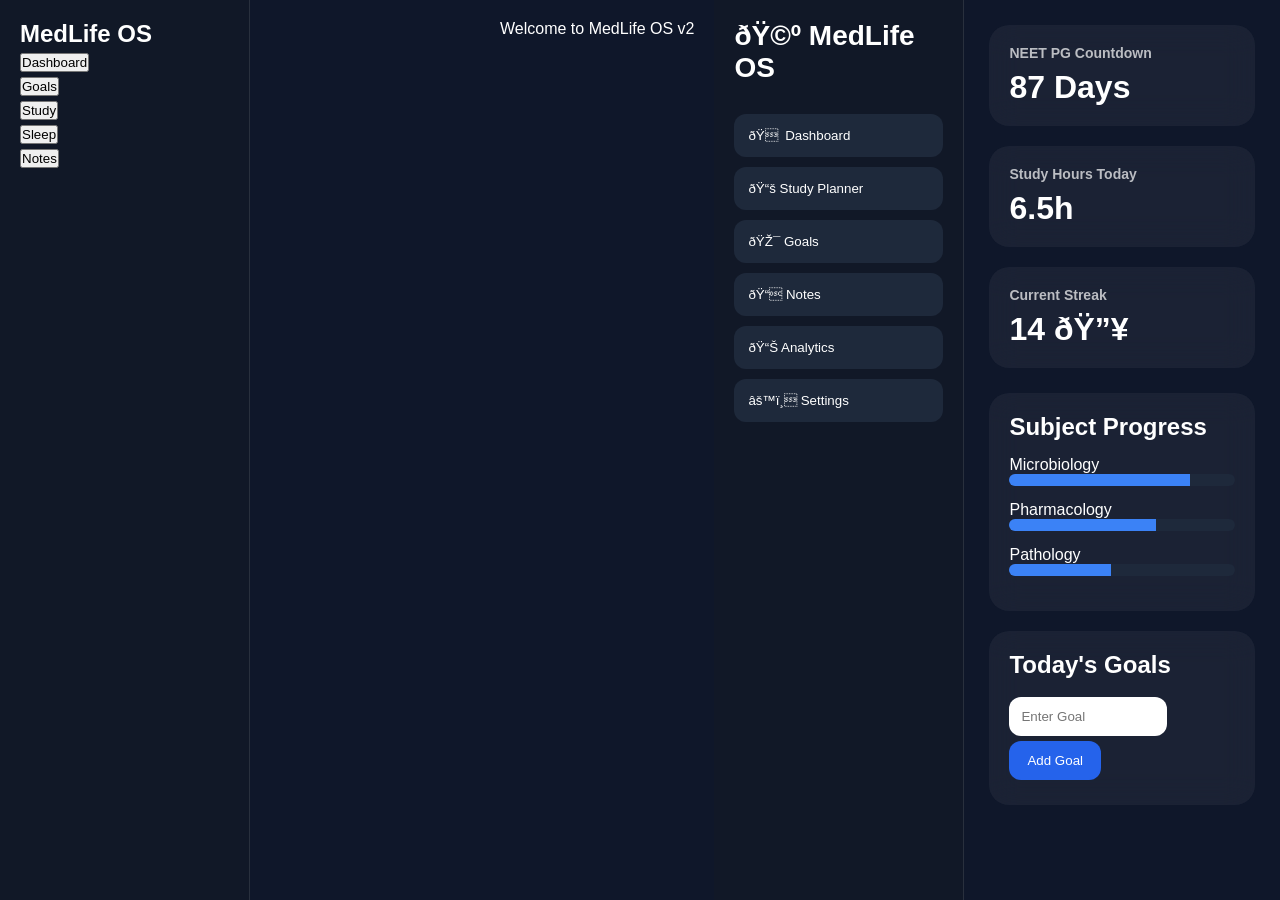
<file: index.html>
<!DOCTYPE html><html><head><meta name='viewport' content='width=device-width,initial-scale=1'><title>MedLife OS v2</title><link rel='stylesheet' href='style.css'></head><body><div class='sidebar'><h2>MedLife OS</h2><button onclick="showPage('dashboard')">Dashboard</button><button onclick="showPage('goals')">Goals</button><button onclick="showPage('study')">Study</button><button onclick="showPage('sleep')">Sleep</button><button onclick="showPage('notes')">Notes</button></div><div class='content'><section id='dashboard'>Welcome to MedLife OS v2</section><section id='goals' style='display:none'><input id='goal'><button onclick='addGoal()'>Add Goal</button><ul id='goalsList'></ul></section><section id='study' style='display:none'><input id='studyHours' type='number'><button onclick='saveStudy()'>Save</button><p id='studyOut'></p></section><section id='sleep' style='display:none'><input id='sleepHours' type='number' step='0.5'><button onclick='saveSleep()'>Save</button><p id='sleepOut'></p></section><section id='notes' style='display:none'><textarea id='note'></textarea><button onclick='saveNote()'>Save Note</button><div id='notesOut'></div></section></div><script src='app.js'></script></body></html>
<!DOCTYPE html>
<html lang="en">
<head>
<meta charset="UTF-8">
<meta name="viewport" content="width=device-width, initial-scale=1.0">
<title>MedLife OS v2</title>

<style>
*{
margin:0;
padding:0;
box-sizing:border-box;
font-family:-apple-system,BlinkMacSystemFont,sans-serif;
}

body{
background:#0f172a;
color:white;
display:flex;
min-height:100vh;
}

.sidebar{
width:250px;
background:#111827;
padding:20px;
border-right:1px solid rgba(255,255,255,0.1);
}

.logo{
font-size:28px;
font-weight:700;
margin-bottom:30px;
}

.menu button{
width:100%;
padding:14px;
margin-bottom:10px;
background:#1e293b;
border:none;
border-radius:12px;
color:white;
cursor:pointer;
text-align:left;
}

.menu button:hover{
background:#2563eb;
}

.main{
flex:1;
padding:25px;
}

.top{
display:grid;
grid-template-columns:repeat(auto-fit,minmax(220px,1fr));
gap:20px;
margin-bottom:25px;
}

.card{
background:rgba(255,255,255,0.05);
backdrop-filter:blur(15px);
padding:20px;
border-radius:20px;
}

.card h3{
font-size:14px;
opacity:.7;
margin-bottom:8px;
}

.big{
font-size:32px;
font-weight:700;
}

.section{
margin-top:20px;
}

.subject{
margin:15px 0;
}

.bar{
height:12px;
background:#1e293b;
border-radius:20px;
overflow:hidden;
}

.fill{
height:100%;
background:#3b82f6;
}

input{
padding:12px;
border:none;
border-radius:12px;
width:70%;
}

.addBtn{
padding:12px 18px;
border:none;
background:#2563eb;
color:white;
border-radius:12px;
cursor:pointer;
}

.goal{
background:#1e293b;
padding:12px;
border-radius:12px;
margin-top:10px;
}

@media(max-width:768px){
body{
flex-direction:column;
}
.sidebar{
width:100%;
}
}
</style>
</head>

<body>

<div class="sidebar">

<div class="logo">🩺 MedLife OS</div>

<div class="menu">
<button>🏠 Dashboard</button>
<button>📚 Study Planner</button>
<button>🎯 Goals</button>
<button>📝 Notes</button>
<button>📊 Analytics</button>
<button>⚙️ Settings</button>
</div>

</div>

<div class="main">

<div class="top">

<div class="card">
<h3>NEET PG Countdown</h3>
<div class="big" id="countdown">--</div>
</div>

<div class="card">
<h3>Study Hours Today</h3>
<div class="big">6.5h</div>
</div>

<div class="card">
<h3>Current Streak</h3>
<div class="big">14 🔥</div>
</div>

</div>

<div class="card">

<h2>Subject Progress</h2>

<div class="subject">
Microbiology
<div class="bar">
<div class="fill" style="width:80%"></div>
</div>
</div>

<div class="subject">
Pharmacology
<div class="bar">
<div class="fill" style="width:65%"></div>
</div>
</div>

<div class="subject">
Pathology
<div class="bar">
<div class="fill" style="width:45%"></div>
</div>
</div>

</div>

<div class="section">

<div class="card">

<h2>Today's Goals</h2>

<br>

<input id="goalInput" placeholder="Enter Goal">

<button class="addBtn" onclick="addGoal()">
Add Goal
</button>

<div id="goalList"></div>

</div>

</div>

</div>

<script>

function addGoal(){

const input=document.getElementById("goalInput");

if(input.value==="") return;

const div=document.createElement("div");

div.className="goal";

div.innerHTML="✅ "+input.value;

document.getElementById("goalList").appendChild(div);

localStorage.setItem(
"goals",
document.getElementById("goalList").innerHTML
);

input.value="";
}

window.onload=()=>{

const examDate=new Date("2027-03-01");

const today=new Date();

const diff=Math.ceil(
(examDate-today)/(1000*60*60*24)
);

document.getElementById("countdown").innerText=
diff+" Days";

document.getElementById("goalList").innerHTML=
localStorage.getItem("goals") || "";
}

</script>

</body>
</html>
</file>
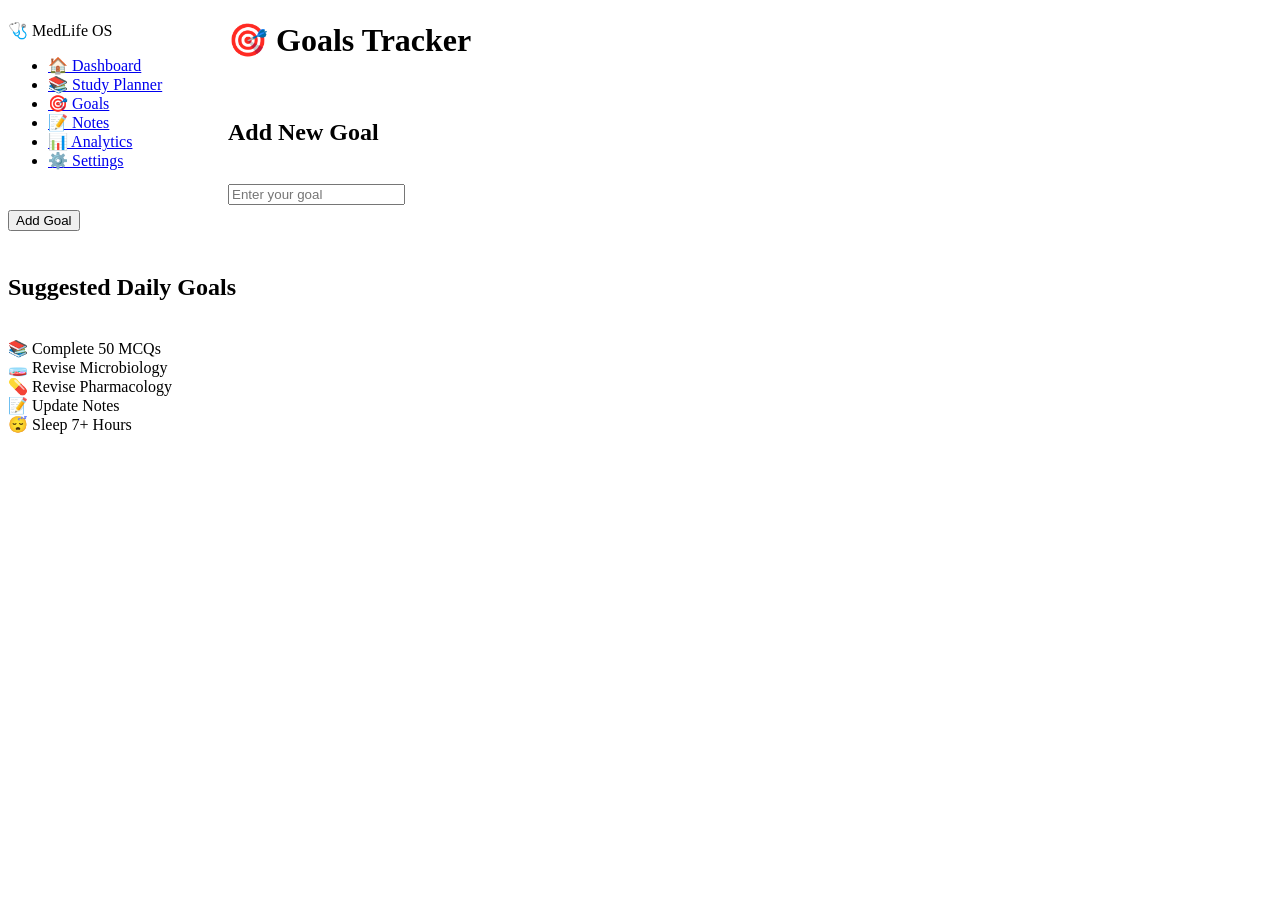
<file: goals.html>
<!DOCTYPE html>
<html lang="en">
<head>
<meta charset="UTF-8">
<meta name="viewport" content="width=device-width, initial-scale=1.0">
<title>Goals | MedLife OS</title>

<link rel="stylesheet" href="style.css">
<script src="app.js"></script>
</head>

<body>

<div class="sidebar">

<div class="logo">🩺 MedLife OS</div>

<ul class="nav">
<li><a href="index.html">🏠 Dashboard</a></li>
<li><a href="study.html">📚 Study Planner</a></li>
<li><a href="goals.html" class="active">🎯 Goals</a></li>
<li><a href="notes.html">📝 Notes</a></li>
<li><a href="analytics.html">📊 Analytics</a></li>
<li><a href="settings.html">⚙️ Settings</a></li>
</ul>

</div>

<div class="main">

<h1>🎯 Goals Tracker</h1>

<br>

<div class="card">

<h2>Add New Goal</h2>

<br>

<div class="goal-input">

<input
type="text"
id="goalInput"
placeholder="Enter your goal"
>

<button onclick="addGoal()">
Add Goal
</button>

</div>

<div id="goalList"></div>

</div>

<br>

<div class="card">

<h2>Suggested Daily Goals</h2>

<br>

<div class="goal-item">📚 Complete 50 MCQs</div>
<div class="goal-item">🧫 Revise Microbiology</div>
<div class="goal-item">💊 Revise Pharmacology</div>
<div class="goal-item">📝 Update Notes</div>
<div class="goal-item">😴 Sleep 7+ Hours</div>

</div>

</div>

</body>
</html>
</file>
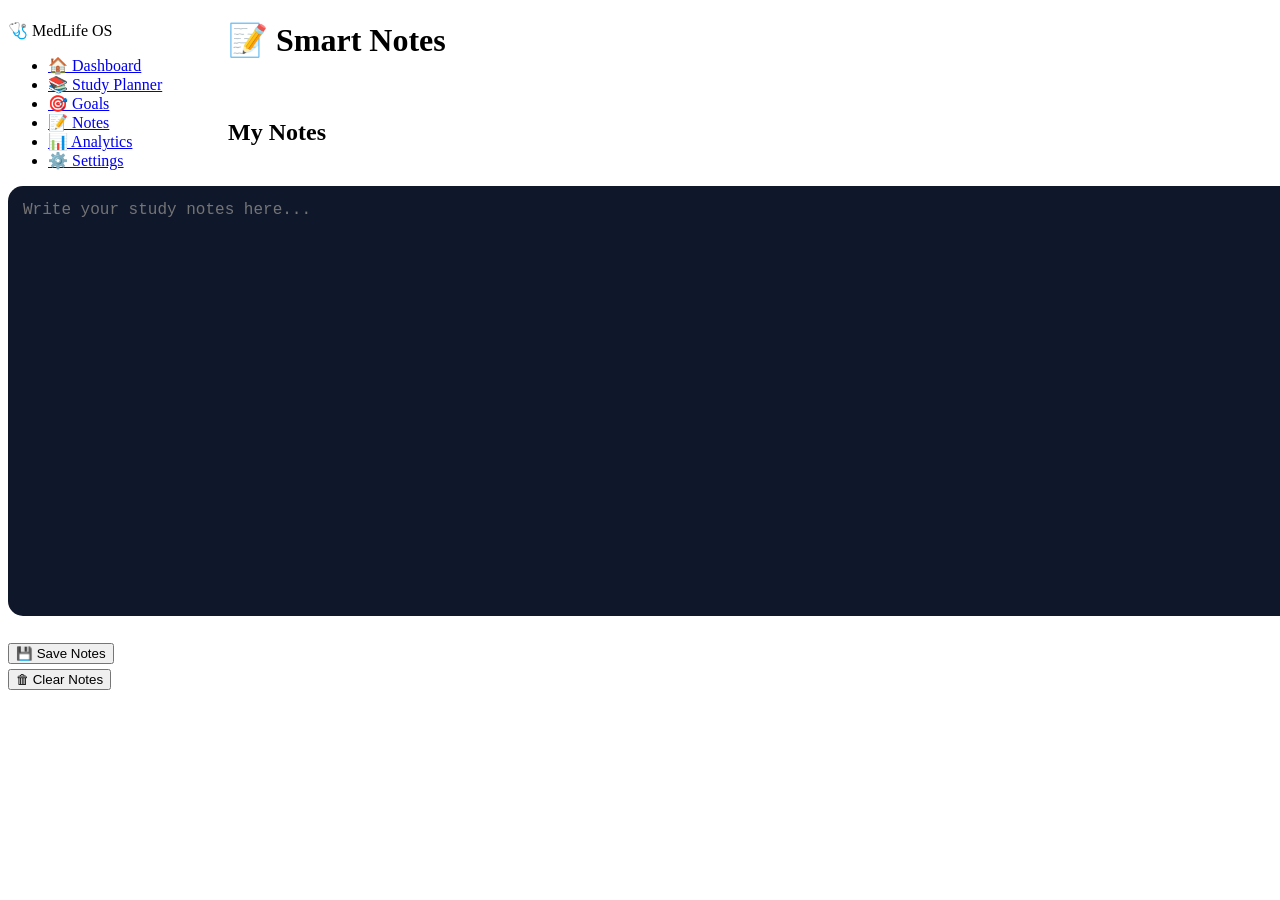
<file: Notes.html>
<!DOCTYPE html>
<html lang="en">
<head>
<meta charset="UTF-8">
<meta name="viewport" content="width=device-width, initial-scale=1.0">
<title>Notes | MedLife OS</title>

<link rel="stylesheet" href="style.css">
</head>

<body>

<div class="sidebar">

<div class="logo">🩺 MedLife OS</div>

<ul class="nav">
<li><a href="index.html">🏠 Dashboard</a></li>
<li><a href="study.html">📚 Study Planner</a></li>
<li><a href="goals.html">🎯 Goals</a></li>
<li><a href="notes.html" class="active">📝 Notes</a></li>
<li><a href="analytics.html">📊 Analytics</a></li>
<li><a href="settings.html">⚙️ Settings</a></li>
</ul>

</div>

<div class="main">

<h1>📝 Smart Notes</h1>

<br>

<div class="card">

<h2>My Notes</h2>

<br>

<textarea
id="notesArea"
placeholder="Write your study notes here..."
style="
width:100%;
height:400px;
padding:15px;
border:none;
border-radius:15px;
background:#0f172a;
color:white;
font-size:16px;
resize:vertical;
"></textarea>

<br><br>

<button id="themeBtn" onclick="saveNotes()">
💾 Save Notes
</button>

<button id="themeBtn" onclick="clearNotes()">
🗑 Clear Notes
</button>

<p id="saveStatus" style="margin-top:15px;"></p>

</div>

</div>

<script>

function saveNotes(){

const notes =
document.getElementById("notesArea").value;

localStorage.setItem(
"medlife_notes",
notes
);

document.getElementById("saveStatus")
.innerText =
"✅ Notes Saved Successfully";

}

function loadNotes(){

const saved =
localStorage.getItem(
"medlife_notes"
);

if(saved){

document.getElementById(
"notesArea"
).value = saved;

}

}

function clearNotes(){

localStorage.removeItem(
"medlife_notes"
);

document.getElementById(
"notesArea"
).value = "";

document.getElementById(
"saveStatus"
).innerText =
"🗑 Notes Cleared";

}

window.onload = loadNotes;

</script>

</body>
</html>
</file>
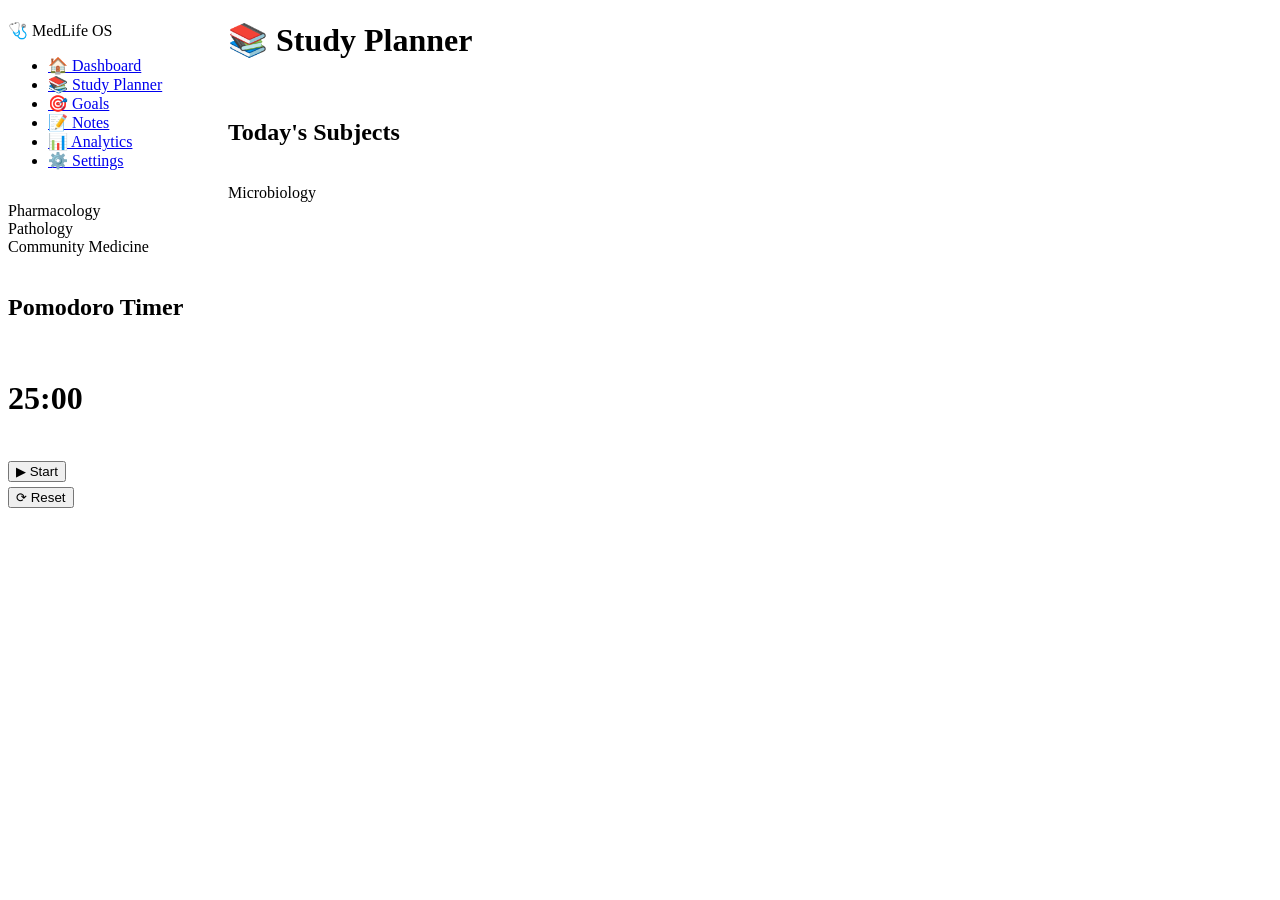
<file: Study .html>
<!DOCTYPE html>
<html lang="en">
<head>
<meta charset="UTF-8">
<meta name="viewport" content="width=device-width, initial-scale=1.0">
<title>Study Planner | MedLife OS</title>

<link rel="stylesheet" href="style.css">
</head>

<body>

<div class="sidebar">

<div class="logo">
🩺 MedLife OS
</div>

<ul class="nav">
<li><a href="index.html">🏠 Dashboard</a></li>
<li><a href="study.html" class="active">📚 Study Planner</a></li>
<li><a href="goals.html">🎯 Goals</a></li>
<li><a href="notes.html">📝 Notes</a></li>
<li><a href="analytics.html">📊 Analytics</a></li>
<li><a href="settings.html">⚙️ Settings</a></li>
</ul>

</div>

<div class="main">

<h1>📚 Study Planner</h1>

<br>

<div class="card">

<h2>Today's Subjects</h2>

<br>

<div class="subject">
Microbiology
<div class="progress">
<div style="width:80%"></div>
</div>
</div>

<div class="subject">
Pharmacology
<div class="progress">
<div style="width:60%"></div>
</div>
</div>

<div class="subject">
Pathology
<div class="progress">
<div style="width:45%"></div>
</div>
</div>

<div class="subject">
Community Medicine
<div class="progress">
<div style="width:40%"></div>
</div>
</div>

</div>

<br>

<div class="card">

<h2>Pomodoro Timer</h2>

<br>

<h1 id="timer">25:00</h1>

<br>

<button onclick="startTimer()" id="themeBtn">
▶ Start
</button>

<button onclick="resetTimer()" id="themeBtn">
⟳ Reset
</button>

</div>

</div>

<script>

let time = 1500;
let interval;

function updateTimer(){

const minutes =
Math.floor(time/60);

const seconds =
time%60;

document.getElementById("timer")
.innerText =
String(minutes).padStart(2,"0")
+ ":"
+
String(seconds).padStart(2,"0");

}

function startTimer(){

clearInterval(interval);

interval = setInterval(()=>{

if(time>0){

time--;

updateTimer();

}

},1000);

}

function resetTimer(){

clearInterval(interval);

time = 1500;

updateTimer();

}

updateTimer();

</script>

</body>
</html>
</file>
<file: style.css>
.sidebar{width:220px;float:left}.content{margin-left:230px;padding:20px} button{display:block;margin:5px 0}
</file>
